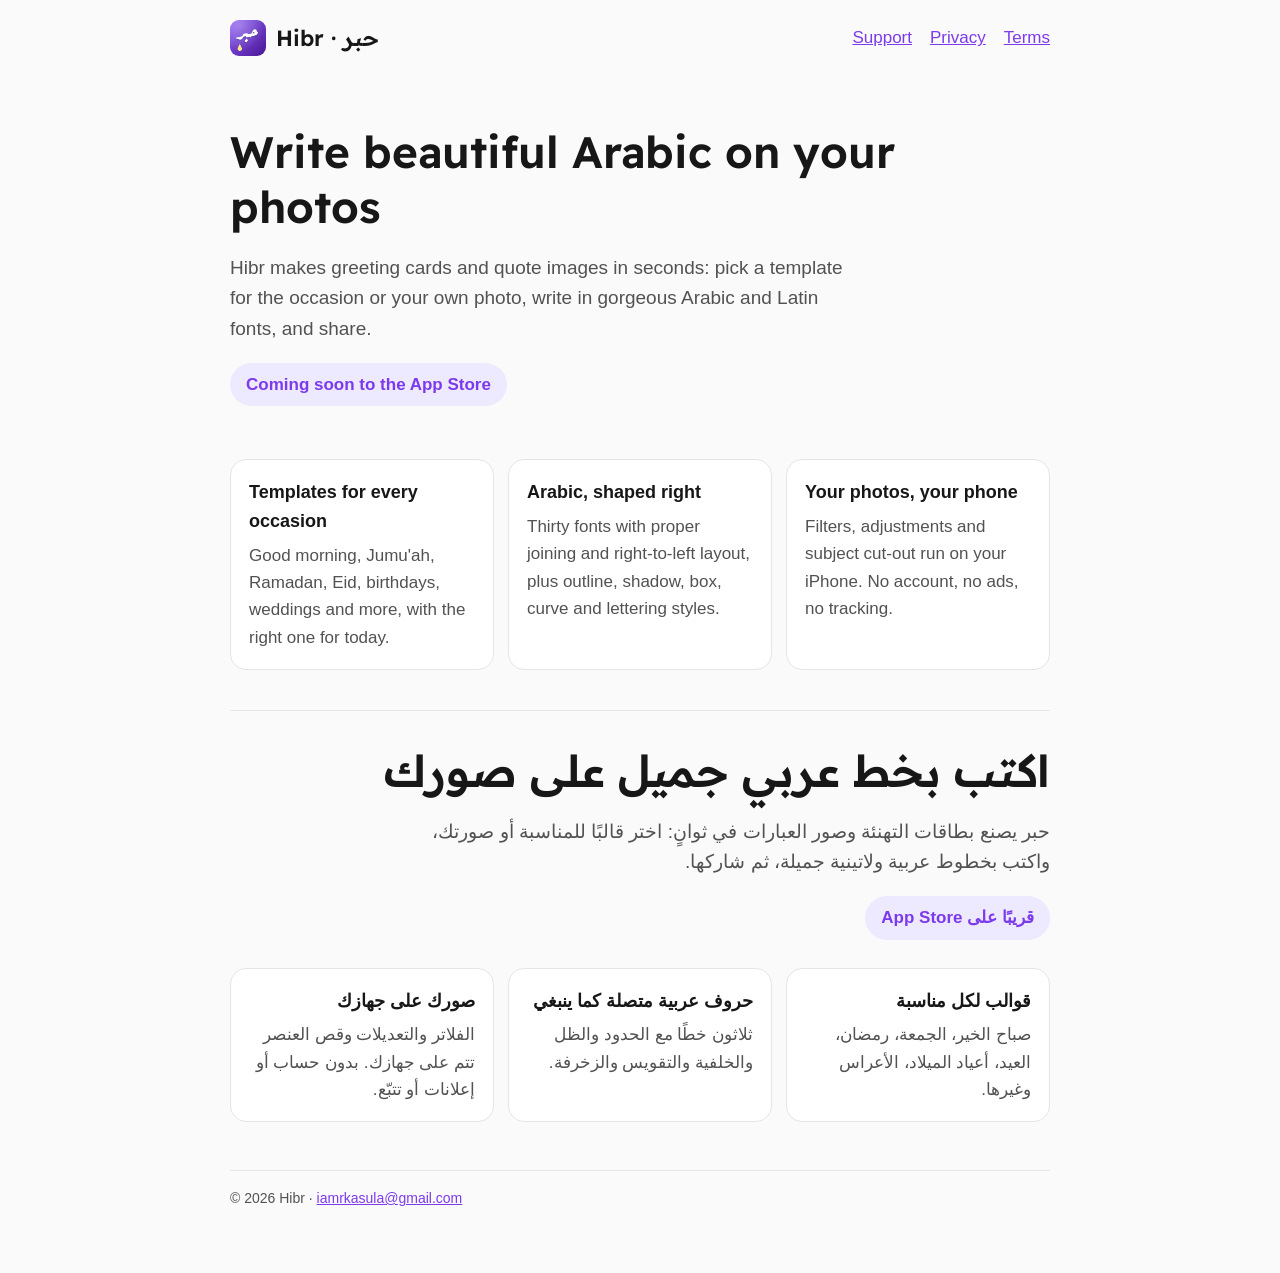
<file: index.html>
<!doctype html>
<html lang="en">
<head>
  <meta charset="utf-8">
  <meta name="viewport" content="width=device-width, initial-scale=1">
  <title>Hibr: Arabic Text on Photos · حبر: الكتابة على الصور</title>
  <meta name="description" content="Write beautiful Arabic and Latin text on photos and greeting cards. Templates for every occasion, private on your iPhone.">
  <link rel="canonical" href="https://iamrkasula.github.io/hibr/">
  <meta property="og:type" content="website">
  <meta property="og:site_name" content="Hibr">
  <meta property="og:title" content="Hibr: Arabic Text on Photos · حبر: الكتابة على الصور">
  <meta property="og:description" content="Write beautiful Arabic and Latin text on photos and greeting cards. Templates for every occasion, private on your iPhone.">
  <meta property="og:url" content="https://iamrkasula.github.io/hibr/">
  <meta property="og:image" content="https://iamrkasula.github.io/hibr/assets/og.png">
  <meta name="twitter:card" content="summary_large_image">
  <meta name="theme-color" content="#7c3aed">
  <link rel="icon" href="assets/favicon.png">
  <link rel="stylesheet" href="styles.css">
</head>
<body>
  <div class="wrap">
    <header class="top">
      <a class="brand" href="./"><img src="assets/icon.png" alt="">Hibr · حبر</a>
      <nav><a href="support/">Support</a><a href="privacy/">Privacy</a><a href="terms/">Terms</a></nav>
    </header>
    <main>
      <div class="hero">
        <h1>Write beautiful Arabic on your photos</h1>
        <p class="lede">Hibr makes greeting cards and quote images in seconds: pick a template for the occasion or your own photo, write in gorgeous Arabic and Latin fonts, and share.</p>
        <p><span class="badge">Coming soon to the App Store</span></p>
      </div>
      <div class="features">
        <div class="card"><h3>Templates for every occasion</h3><p>Good morning, Jumu'ah, Ramadan, Eid, birthdays, weddings and more, with the right one for today.</p></div>
        <div class="card"><h3>Arabic, shaped right</h3><p>Thirty fonts with proper joining and right-to-left layout, plus outline, shadow, box, curve and lettering styles.</p></div>
        <div class="card"><h3>Your photos, your phone</h3><p>Filters, adjustments and subject cut-out run on your iPhone. No account, no ads, no tracking.</p></div>
      </div>
      <section lang="ar">
        <h1>اكتب بخط عربي جميل على صورك</h1>
        <p class="lede">حبر يصنع بطاقات التهنئة وصور العبارات في ثوانٍ: اختر قالبًا للمناسبة أو صورتك، واكتب بخطوط عربية ولاتينية جميلة، ثم شاركها.</p>
        <p><span class="badge">قريبًا على App Store</span></p>
        <div class="features">
          <div class="card"><h3>قوالب لكل مناسبة</h3><p>صباح الخير، الجمعة، رمضان، العيد، أعياد الميلاد، الأعراس وغيرها.</p></div>
          <div class="card"><h3>حروف عربية متصلة كما ينبغي</h3><p>ثلاثون خطًا مع الحدود والظل والخلفية والتقويس والزخرفة.</p></div>
          <div class="card"><h3>صورك على جهازك</h3><p>الفلاتر والتعديلات وقص العنصر تتم على جهازك. بدون حساب أو إعلانات أو تتبّع.</p></div>
        </div>
      </section>
    </main>
    <script type="application/ld+json">{"@context":"https://schema.org","@type":"MobileApplication","name":"Hibr","operatingSystem":"iOS","applicationCategory":"PhotographyApplication","offers":{"@type":"Offer","price":"0","priceCurrency":"USD"}}</script>
    <footer>© 2026 Hibr · <a href="mailto:iamrkasula@gmail.com">iamrkasula@gmail.com</a></footer>
  </div>
</body>
</html>
</file>
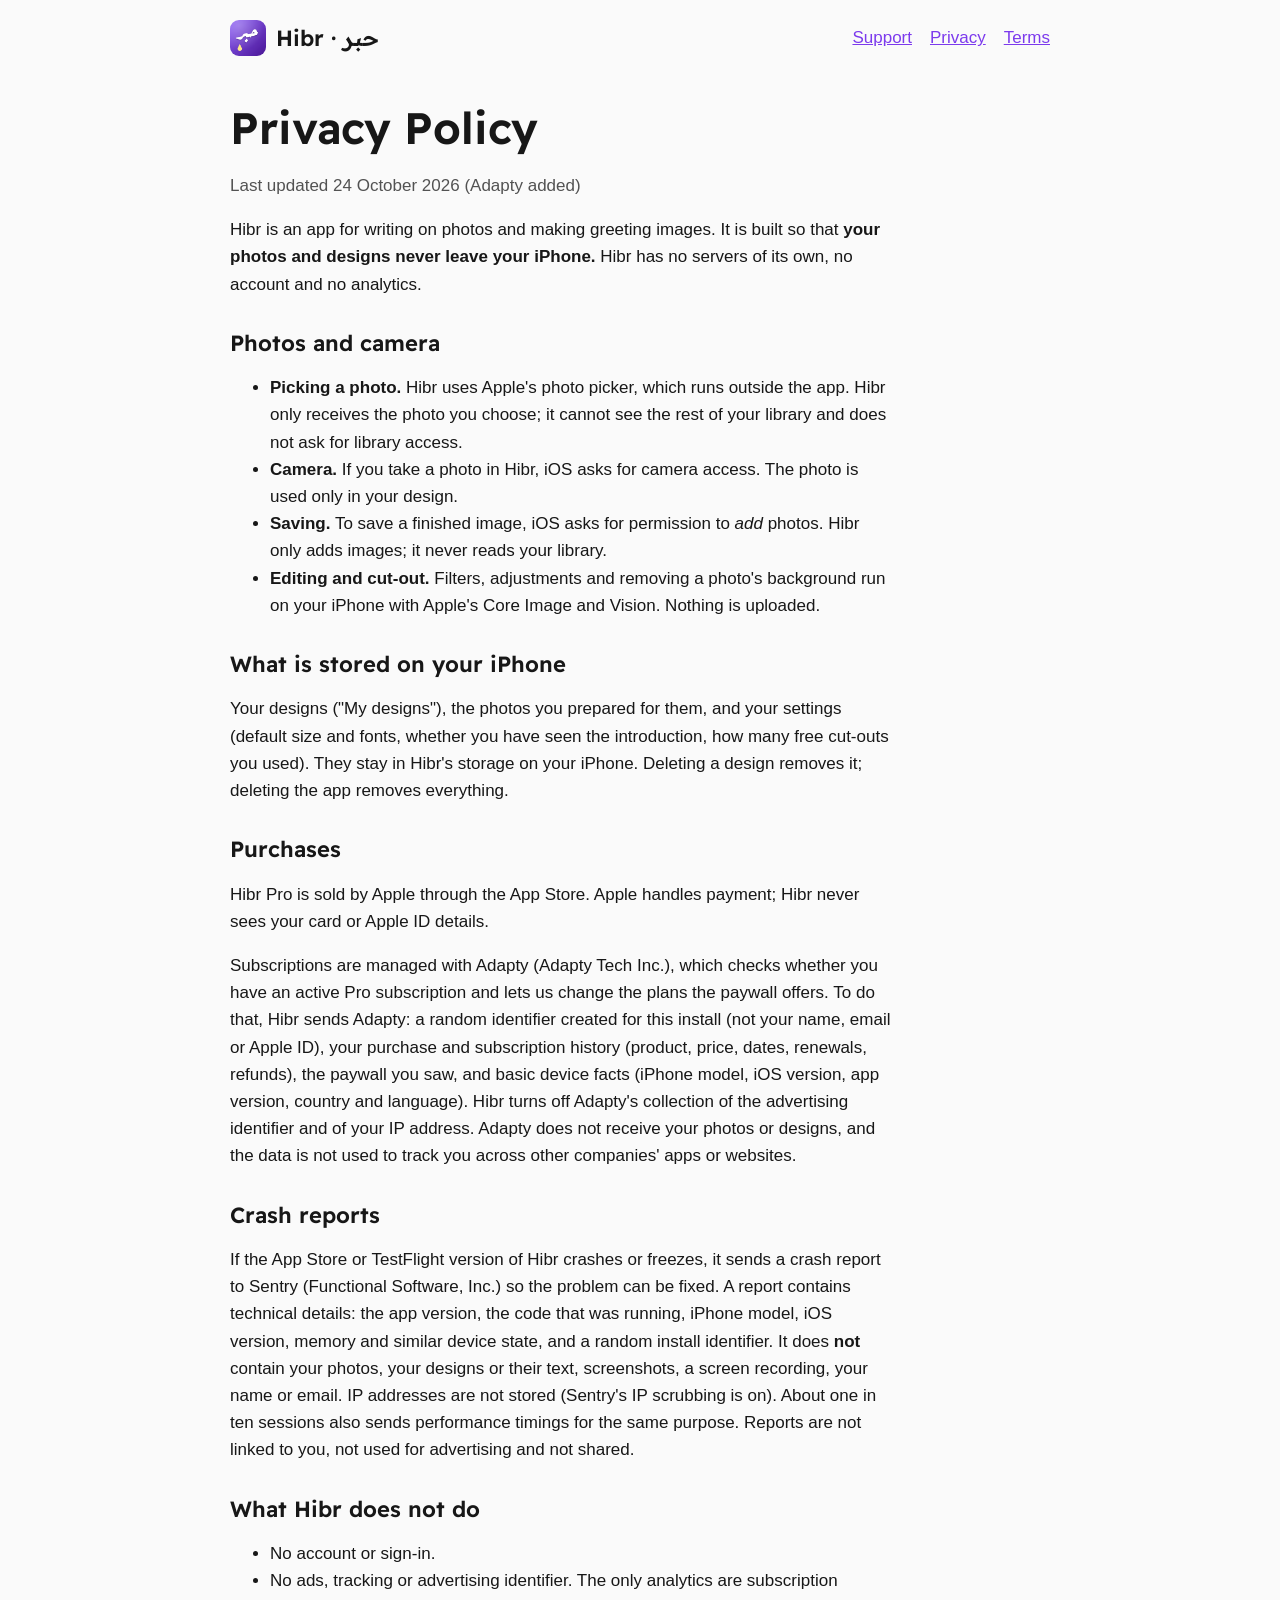
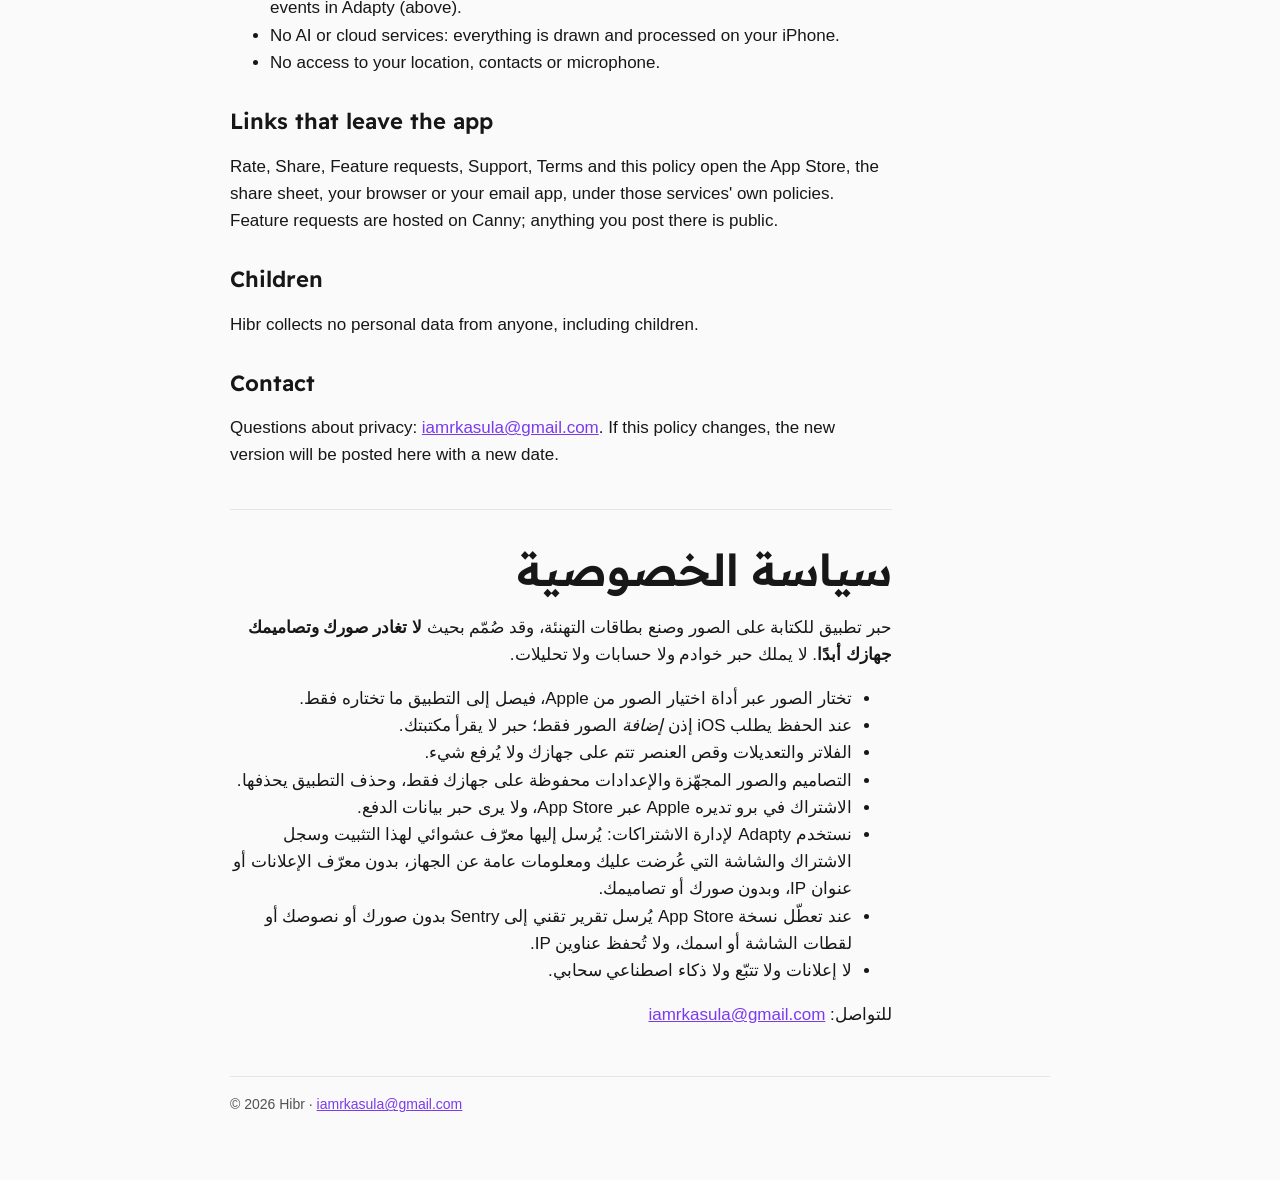
<file: privacy/index.html>
<!doctype html>
<html lang="en">
<head>
  <meta charset="utf-8">
  <meta name="viewport" content="width=device-width, initial-scale=1">
  <title>Privacy Policy · Hibr</title>
  <meta name="description" content="Hibr keeps your photos and designs on your iPhone: no account, no ads, no tracking.">
  <link rel="canonical" href="https://iamrkasula.github.io/hibr/privacy/">
  <meta property="og:type" content="website">
  <meta property="og:site_name" content="Hibr">
  <meta property="og:title" content="Privacy Policy · Hibr">
  <meta property="og:description" content="Hibr keeps your photos and designs on your iPhone: no account, no ads, no tracking.">
  <meta property="og:url" content="https://iamrkasula.github.io/hibr/privacy/">
  <meta property="og:image" content="https://iamrkasula.github.io/hibr/assets/og.png">
  <meta name="twitter:card" content="summary_large_image">
  <meta name="theme-color" content="#7c3aed">
  <link rel="icon" href="../assets/favicon.png">
  <link rel="stylesheet" href="../styles.css">
</head>
<body>
  <div class="wrap">
    <header class="top">
      <a class="brand" href="../"><img src="../assets/icon.png" alt="">Hibr · حبر</a>
      <nav><a href="../support/">Support</a><a href="../privacy/">Privacy</a><a href="../terms/">Terms</a></nav>
    </header>
    <main class="doc">
      <h1>Privacy Policy</h1>
      <p class="updated">Last updated 24 October 2026 (Adapty added)</p>
      <p>Hibr is an app for writing on photos and making greeting images. It is built so that <strong>your photos and designs never leave your iPhone.</strong> Hibr has no servers of its own, no account and no analytics.</p>

      <h2>Photos and camera</h2>
      <ul>
        <li><strong>Picking a photo.</strong> Hibr uses Apple's photo picker, which runs outside the app. Hibr only receives the photo you choose; it cannot see the rest of your library and does not ask for library access.</li>
        <li><strong>Camera.</strong> If you take a photo in Hibr, iOS asks for camera access. The photo is used only in your design.</li>
        <li><strong>Saving.</strong> To save a finished image, iOS asks for permission to <em>add</em> photos. Hibr only adds images; it never reads your library.</li>
        <li><strong>Editing and cut-out.</strong> Filters, adjustments and removing a photo's background run on your iPhone with Apple's Core Image and Vision. Nothing is uploaded.</li>
      </ul>

      <h2>What is stored on your iPhone</h2>
      <p>Your designs ("My designs"), the photos you prepared for them, and your settings (default size and fonts, whether you have seen the introduction, how many free cut-outs you used). They stay in Hibr's storage on your iPhone. Deleting a design removes it; deleting the app removes everything.</p>

      <h2>Purchases</h2>
      <p>Hibr Pro is sold by Apple through the App Store. Apple handles payment; Hibr never sees your card or Apple ID details.</p>
      <p>Subscriptions are managed with Adapty (Adapty Tech Inc.), which checks whether you have an active Pro subscription and lets us change the plans the paywall offers. To do that, Hibr sends Adapty: a random identifier created for this install (not your name, email or Apple ID), your purchase and subscription history (product, price, dates, renewals, refunds), the paywall you saw, and basic device facts (iPhone model, iOS version, app version, country and language). Hibr turns off Adapty's collection of the advertising identifier and of your IP address. Adapty does not receive your photos or designs, and the data is not used to track you across other companies' apps or websites.</p>

      <h2>Crash reports</h2>
      <p>If the App Store or TestFlight version of Hibr crashes or freezes, it sends a crash report to Sentry (Functional Software, Inc.) so the problem can be fixed. A report contains technical details: the app version, the code that was running, iPhone model, iOS version, memory and similar device state, and a random install identifier. It does <strong>not</strong> contain your photos, your designs or their text, screenshots, a screen recording, your name or email. IP addresses are not stored (Sentry's IP scrubbing is on). About one in ten sessions also sends performance timings for the same purpose. Reports are not linked to you, not used for advertising and not shared.</p>

      <h2>What Hibr does not do</h2>
      <ul>
        <li>No account or sign-in.</li>
        <li>No ads, tracking or advertising identifier. The only analytics are subscription events in Adapty (above).</li>
        <li>No AI or cloud services: everything is drawn and processed on your iPhone.</li>
        <li>No access to your location, contacts or microphone.</li>
      </ul>

      <h2>Links that leave the app</h2>
      <p>Rate, Share, Feature requests, Support, Terms and this policy open the App Store, the share sheet, your browser or your email app, under those services' own policies. Feature requests are hosted on Canny; anything you post there is public.</p>

      <h2>Children</h2>
      <p>Hibr collects no personal data from anyone, including children.</p>

      <h2>Contact</h2>
      <p>Questions about privacy: <a href="mailto:iamrkasula@gmail.com">iamrkasula@gmail.com</a>. If this policy changes, the new version will be posted here with a new date.</p>

      <section lang="ar">
        <h1>سياسة الخصوصية</h1>
        <p>حبر تطبيق للكتابة على الصور وصنع بطاقات التهنئة، وقد صُمّم بحيث <strong>لا تغادر صورك وتصاميمك جهازك أبدًا</strong>. لا يملك حبر خوادم ولا حسابات ولا تحليلات.</p>
        <ul>
          <li>تختار الصور عبر أداة اختيار الصور من Apple، فيصل إلى التطبيق ما تختاره فقط.</li>
          <li>عند الحفظ يطلب iOS إذن <em>إضافة</em> الصور فقط؛ حبر لا يقرأ مكتبتك.</li>
          <li>الفلاتر والتعديلات وقص العنصر تتم على جهازك ولا يُرفع شيء.</li>
          <li>التصاميم والصور المجهّزة والإعدادات محفوظة على جهازك فقط، وحذف التطبيق يحذفها.</li>
          <li>الاشتراك في برو تديره Apple عبر App Store، ولا يرى حبر بيانات الدفع.</li>
          <li>نستخدم Adapty لإدارة الاشتراكات: يُرسل إليها معرّف عشوائي لهذا التثبيت وسجل الاشتراك والشاشة التي عُرضت عليك ومعلومات عامة عن الجهاز، بدون معرّف الإعلانات أو عنوان IP، وبدون صورك أو تصاميمك.</li>
          <li>عند تعطّل نسخة App Store يُرسل تقرير تقني إلى Sentry بدون صورك أو نصوصك أو لقطات الشاشة أو اسمك، ولا تُحفظ عناوين IP.</li>
          <li>لا إعلانات ولا تتبّع ولا ذكاء اصطناعي سحابي.</li>
        </ul>
        <p>للتواصل: <a href="mailto:iamrkasula@gmail.com">iamrkasula@gmail.com</a></p>
      </section>
    </main>
    <footer>© 2026 Hibr · <a href="mailto:iamrkasula@gmail.com">iamrkasula@gmail.com</a></footer>
  </div>
</body>
</html>
</file>
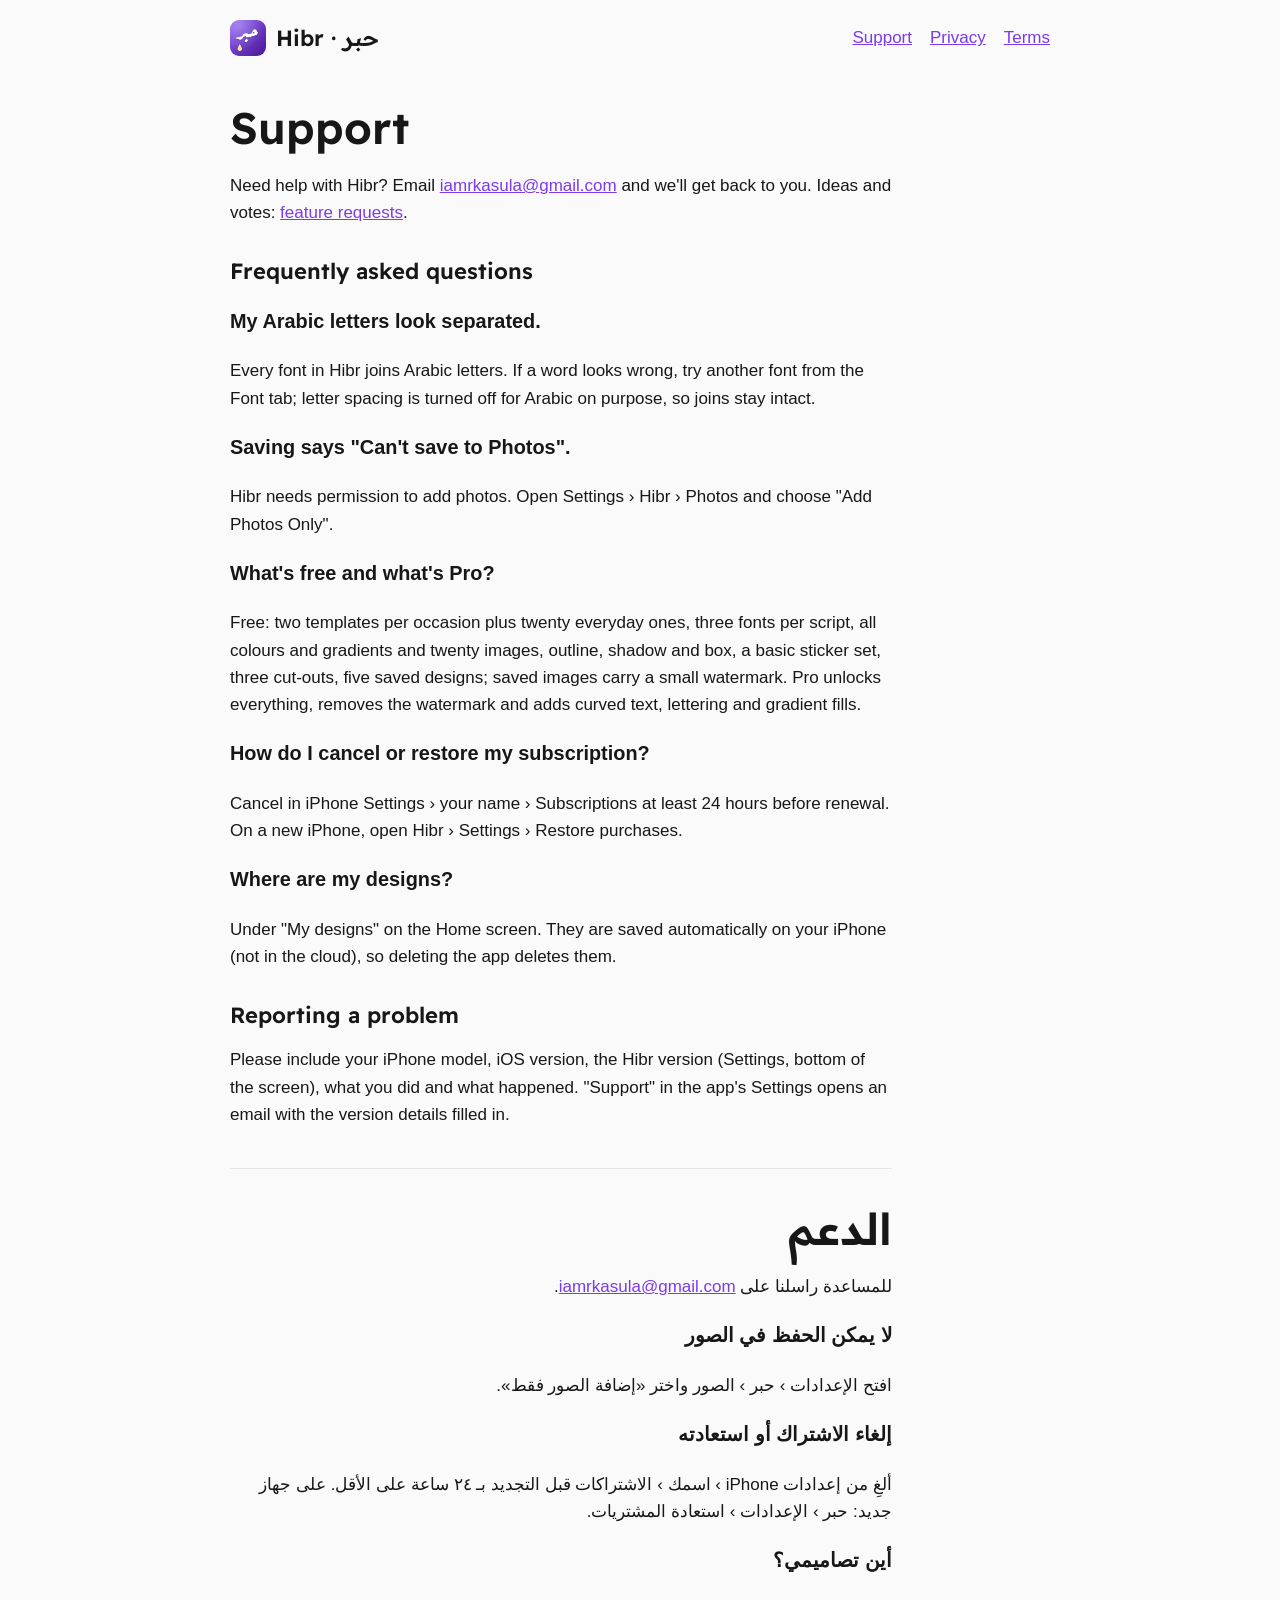
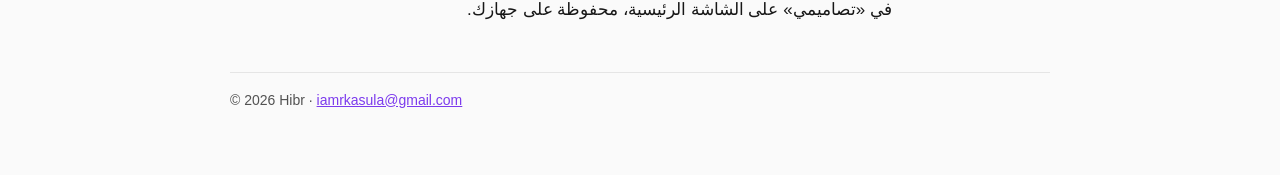
<file: support/index.html>
<!doctype html>
<html lang="en">
<head>
  <meta charset="utf-8">
  <meta name="viewport" content="width=device-width, initial-scale=1">
  <title>Support · Hibr</title>
  <meta name="description" content="Help with Hibr: FAQ, contact and feature requests.">
  <link rel="canonical" href="https://iamrkasula.github.io/hibr/support/">
  <meta property="og:type" content="website">
  <meta property="og:site_name" content="Hibr">
  <meta property="og:title" content="Support · Hibr">
  <meta property="og:description" content="Help with Hibr: FAQ, contact and feature requests.">
  <meta property="og:url" content="https://iamrkasula.github.io/hibr/support/">
  <meta property="og:image" content="https://iamrkasula.github.io/hibr/assets/og.png">
  <meta name="twitter:card" content="summary_large_image">
  <meta name="theme-color" content="#7c3aed">
  <link rel="icon" href="../assets/favicon.png">
  <link rel="stylesheet" href="../styles.css">
</head>
<body>
  <div class="wrap">
    <header class="top">
      <a class="brand" href="../"><img src="../assets/icon.png" alt="">Hibr · حبر</a>
      <nav><a href="../support/">Support</a><a href="../privacy/">Privacy</a><a href="../terms/">Terms</a></nav>
    </header>
    <main class="doc">
      <h1>Support</h1>
      <p>Need help with Hibr? Email <a href="mailto:iamrkasula@gmail.com">iamrkasula@gmail.com</a> and we'll get back to you. Ideas and votes: <a href="https://app-feature-requests.canny.io/hibr">feature requests</a>.</p>

      <h2>Frequently asked questions</h2>
      <h3>My Arabic letters look separated.</h3>
      <p>Every font in Hibr joins Arabic letters. If a word looks wrong, try another font from the Font tab; letter spacing is turned off for Arabic on purpose, so joins stay intact.</p>
      <h3>Saving says "Can't save to Photos".</h3>
      <p>Hibr needs permission to add photos. Open Settings › Hibr › Photos and choose "Add Photos Only".</p>
      <h3>What's free and what's Pro?</h3>
      <p>Free: two templates per occasion plus twenty everyday ones, three fonts per script, all colours and gradients and twenty images, outline, shadow and box, a basic sticker set, three cut-outs, five saved designs; saved images carry a small watermark. Pro unlocks everything, removes the watermark and adds curved text, lettering and gradient fills.</p>
      <h3>How do I cancel or restore my subscription?</h3>
      <p>Cancel in iPhone Settings › your name › Subscriptions at least 24 hours before renewal. On a new iPhone, open Hibr › Settings › Restore purchases.</p>
      <h3>Where are my designs?</h3>
      <p>Under "My designs" on the Home screen. They are saved automatically on your iPhone (not in the cloud), so deleting the app deletes them.</p>

      <h2>Reporting a problem</h2>
      <p>Please include your iPhone model, iOS version, the Hibr version (Settings, bottom of the screen), what you did and what happened. "Support" in the app's Settings opens an email with the version details filled in.</p>

      <section lang="ar">
        <h1>الدعم</h1>
        <p>للمساعدة راسلنا على <a href="mailto:iamrkasula@gmail.com">iamrkasula@gmail.com</a>.</p>
        <h3>لا يمكن الحفظ في الصور</h3>
        <p>افتح الإعدادات › حبر › الصور واختر «إضافة الصور فقط».</p>
        <h3>إلغاء الاشتراك أو استعادته</h3>
        <p>ألغِ من إعدادات iPhone › اسمك › الاشتراكات قبل التجديد بـ ٢٤ ساعة على الأقل. على جهاز جديد: حبر › الإعدادات › استعادة المشتريات.</p>
        <h3>أين تصاميمي؟</h3>
        <p>في «تصاميمي» على الشاشة الرئيسية، محفوظة على جهازك.</p>
      </section>
    </main>
    <footer>© 2026 Hibr · <a href="mailto:iamrkasula@gmail.com">iamrkasula@gmail.com</a></footer>
  </div>
</body>
</html>
</file>
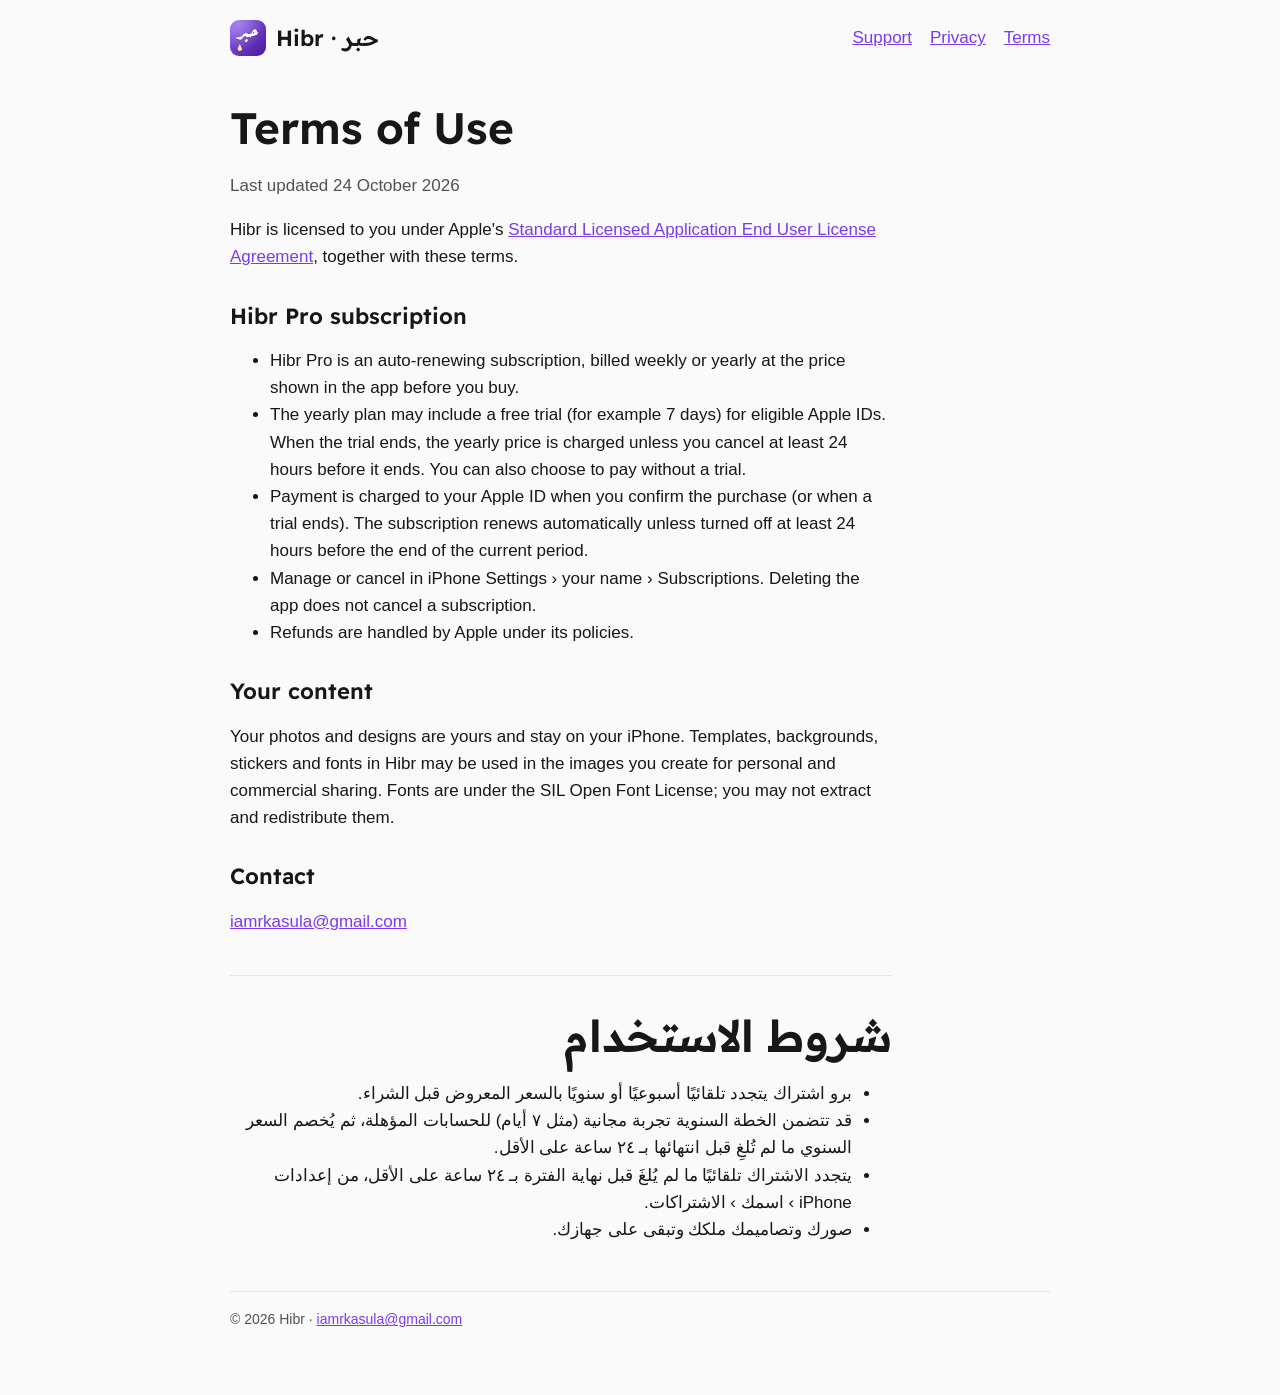
<file: terms/index.html>
<!doctype html>
<html lang="en">
<head>
  <meta charset="utf-8">
  <meta name="viewport" content="width=device-width, initial-scale=1">
  <title>Terms of Use · Hibr</title>
  <meta name="description" content="Terms of use and subscription terms for Hibr Pro.">
  <link rel="canonical" href="https://iamrkasula.github.io/hibr/terms/">
  <meta property="og:type" content="website">
  <meta property="og:site_name" content="Hibr">
  <meta property="og:title" content="Terms of Use · Hibr">
  <meta property="og:description" content="Terms of use and subscription terms for Hibr Pro.">
  <meta property="og:url" content="https://iamrkasula.github.io/hibr/terms/">
  <meta property="og:image" content="https://iamrkasula.github.io/hibr/assets/og.png">
  <meta name="twitter:card" content="summary_large_image">
  <meta name="theme-color" content="#7c3aed">
  <link rel="icon" href="../assets/favicon.png">
  <link rel="stylesheet" href="../styles.css">
</head>
<body>
  <div class="wrap">
    <header class="top">
      <a class="brand" href="../"><img src="../assets/icon.png" alt="">Hibr · حبر</a>
      <nav><a href="../support/">Support</a><a href="../privacy/">Privacy</a><a href="../terms/">Terms</a></nav>
    </header>
    <main class="doc">
      <h1>Terms of Use</h1>
      <p class="updated">Last updated 24 October 2026</p>
      <p>Hibr is licensed to you under Apple's <a href="https://www.apple.com/legal/internet-services/itunes/dev/stdeula/">Standard Licensed Application End User License Agreement</a>, together with these terms.</p>

      <h2>Hibr Pro subscription</h2>
      <ul>
        <li>Hibr Pro is an auto-renewing subscription, billed weekly or yearly at the price shown in the app before you buy.</li>
        <li>The yearly plan may include a free trial (for example 7 days) for eligible Apple IDs. When the trial ends, the yearly price is charged unless you cancel at least 24 hours before it ends. You can also choose to pay without a trial.</li>
        <li>Payment is charged to your Apple ID when you confirm the purchase (or when a trial ends). The subscription renews automatically unless turned off at least 24 hours before the end of the current period.</li>
        <li>Manage or cancel in iPhone Settings › your name › Subscriptions. Deleting the app does not cancel a subscription.</li>
        <li>Refunds are handled by Apple under its policies.</li>
      </ul>

      <h2>Your content</h2>
      <p>Your photos and designs are yours and stay on your iPhone. Templates, backgrounds, stickers and fonts in Hibr may be used in the images you create for personal and commercial sharing. Fonts are under the SIL Open Font License; you may not extract and redistribute them.</p>

      <h2>Contact</h2>
      <p><a href="mailto:iamrkasula@gmail.com">iamrkasula@gmail.com</a></p>

      <section lang="ar">
        <h1>شروط الاستخدام</h1>
        <ul>
          <li>برو اشتراك يتجدد تلقائيًا أسبوعيًا أو سنويًا بالسعر المعروض قبل الشراء.</li>
          <li>قد تتضمن الخطة السنوية تجربة مجانية (مثل ٧ أيام) للحسابات المؤهلة، ثم يُخصم السعر السنوي ما لم تُلغِ قبل انتهائها بـ ٢٤ ساعة على الأقل.</li>
          <li>يتجدد الاشتراك تلقائيًا ما لم يُلغَ قبل نهاية الفترة بـ ٢٤ ساعة على الأقل، من إعدادات iPhone › اسمك › الاشتراكات.</li>
          <li>صورك وتصاميمك ملكك وتبقى على جهازك.</li>
        </ul>
      </section>
    </main>
    <footer>© 2026 Hibr · <a href="mailto:iamrkasula@gmail.com">iamrkasula@gmail.com</a></footer>
  </div>
</body>
</html>
</file>
<file: styles.css>
/* Hibr site: the app's "Ink Violet" palette and Readex Pro (SIL OFL, assets/ReadexPro-OFL.txt). No external resources. */
@font-face { font-family: "Readex Pro"; src: url("assets/ReadexPro.ttf") format("truetype"); font-weight: 600; font-display: swap; }
:root {
  --bg: #fafafa; --surface: #ffffff; --ink: #171717; --ink-2: #525252; --rule: #e5e5e5;
  --accent: #7c3aed; --accent-soft: #ede9fe; --crown: #eab308;
  color-scheme: light dark;
}
@media (prefers-color-scheme: dark) {
  :root { --bg: #0a0a0a; --surface: #171717; --ink: #fafafa; --ink-2: #a3a3a3; --rule: #262626; --accent: #a78bfa; --accent-soft: #2e1065; }
}
* { box-sizing: border-box; }
body { margin: 0; background: var(--bg); color: var(--ink); font: 17px/1.6 -apple-system, BlinkMacSystemFont, "SF Arabic", "Segoe UI", Tahoma, sans-serif; }
.wrap { max-width: 860px; margin: 0 auto; padding: 0 20px 64px; }
.top { display: flex; align-items: center; justify-content: space-between; gap: 16px; padding: 20px 0; flex-wrap: wrap; }
.brand { display: flex; align-items: center; gap: 10px; color: var(--ink); text-decoration: none; font: 600 22px/1 "Readex Pro", sans-serif; }
.brand img { width: 36px; height: 36px; border-radius: 9px; }
nav { display: flex; gap: 18px; flex-wrap: wrap; }
nav a, a { color: var(--accent); }
h1, h2 { font-family: "Readex Pro", -apple-system, sans-serif; font-weight: 600; line-height: 1.25; }
h1 { font-size: clamp(30px, 6vw, 44px); margin: 24px 0 8px; }
h2 { font-size: 22px; margin: 32px 0 8px; }
.lede { color: var(--ink-2); font-size: 19px; max-width: 60ch; }
.hero { padding: 24px 0 8px; }
.badge { display: inline-block; padding: 8px 16px; border-radius: 999px; background: var(--accent-soft); color: var(--accent); font-weight: 600; }
.features { display: grid; grid-template-columns: repeat(auto-fit, minmax(220px, 1fr)); gap: 14px; margin: 28px 0; }
.card { background: var(--surface); border: 1px solid var(--rule); border-radius: 16px; padding: 18px; }
.card h3 { margin: 0 0 6px; font-size: 18px; }
.card p { margin: 0; color: var(--ink-2); }
.doc { max-width: 70ch; }
.updated { color: var(--ink-2); }
section[lang="ar"] { direction: rtl; text-align: right; border-top: 1px solid var(--rule); margin-top: 40px; padding-top: 8px; }
footer { color: var(--ink-2); font-size: 14px; margin-top: 48px; border-top: 1px solid var(--rule); padding-top: 16px; }
</file>
